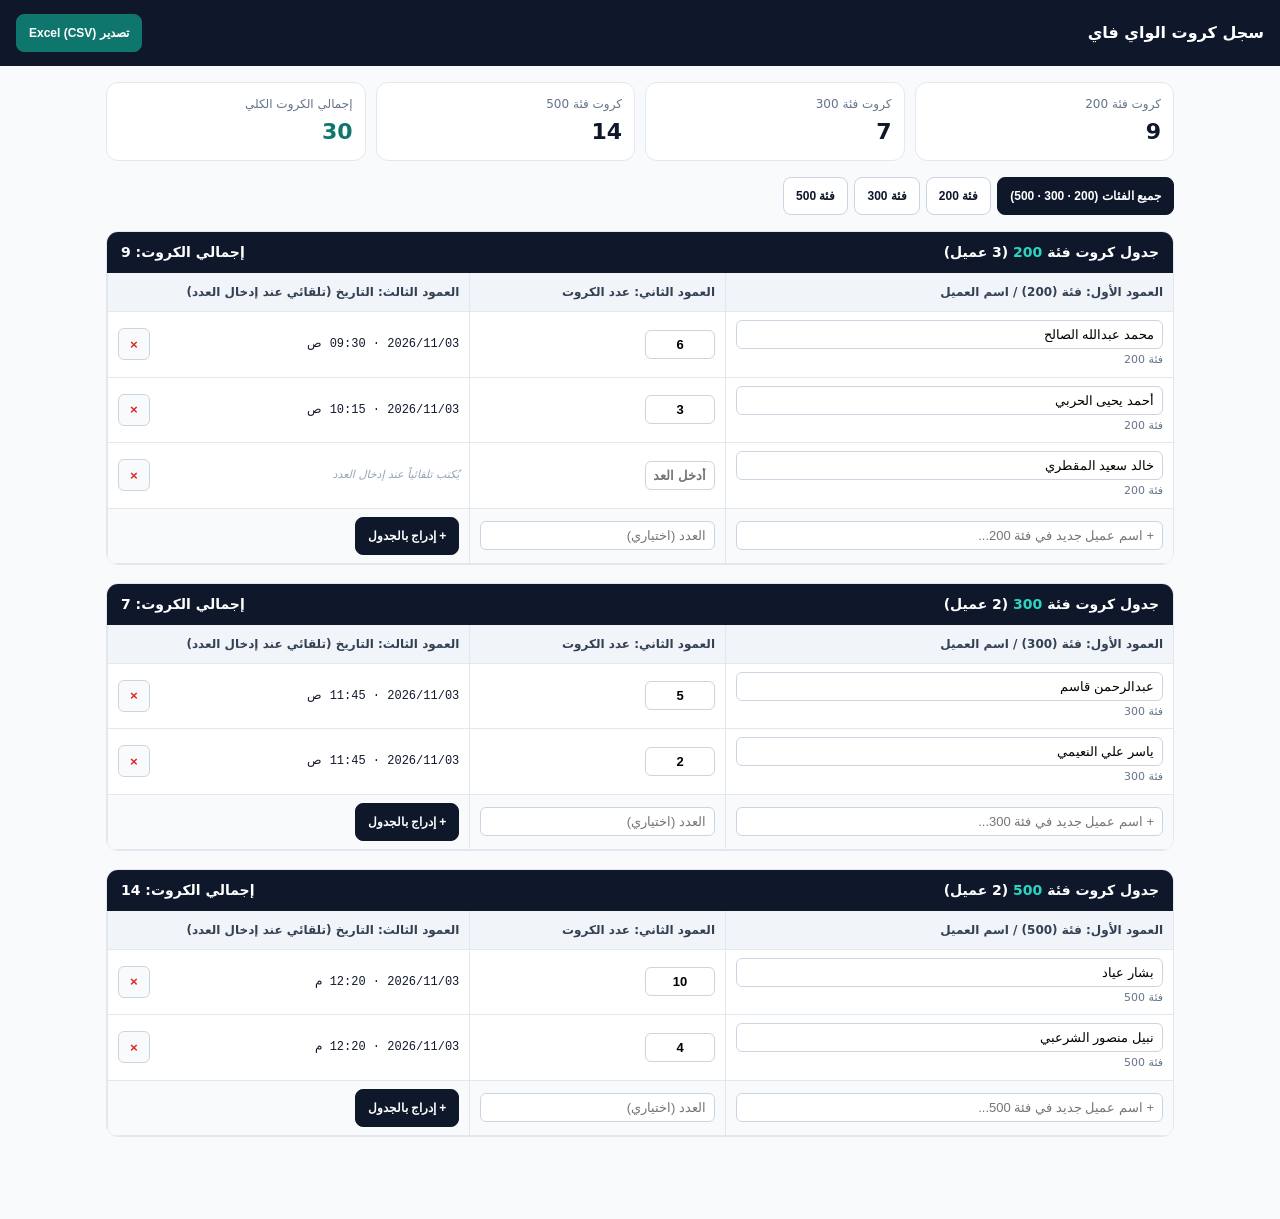
<file: تطبيق-سجل-كروت-الواي-فاي.html>
<!doctype html>
<html lang="ar" dir="rtl">
<head>
  <meta charset="UTF-8" />
  <meta name="viewport" content="width=device-width, initial-scale=1.0, maximum-scale=5.0" />
  <meta name="theme-color" content="#0f172a" />
  <meta name="mobile-web-app-capable" content="yes" />
  <meta name="apple-mobile-web-app-capable" content="yes" />
  <title>سجل كروت الواي فاي</title>
  <style>
    * { box-sizing: border-box; margin: 0; padding: 0; }
    body {
      font-family: system-ui, -apple-system, 'Segoe UI', Tahoma, Arial, sans-serif;
      background: #f8fafc;
      color: #0f172a;
      line-height: 1.5;
      padding-bottom: 48px;
    }
    .header {
      background: #0f172a;
      color: #ffffff;
      padding: 14px 16px;
      display: flex;
      align-items: center;
      justify-content: space-between;
      position: sticky;
      top: 0;
      z-index: 20;
    }
    .header h1 { font-size: 16px; font-weight: 700; }
    .container { max-width: 1100px; margin: 0 auto; padding: 16px; }
    .kpi-grid {
      display: grid;
      grid-template-columns: repeat(auto-fit, minmax(145px, 1fr));
      gap: 10px;
      margin-bottom: 16px;
    }
    .kpi-card {
      background: #fff;
      border: 1px solid #e2e8f0;
      border-radius: 12px;
      padding: 12px;
    }
    .kpi-label { font-size: 12px; color: #64748b; }
    .kpi-val { font-size: 22px; font-weight: 700; font-variant-numeric: tabular-nums; margin-top: 2px; }
    .filter-bar {
      display: flex;
      flex-wrap: wrap;
      gap: 6px;
      margin-bottom: 16px;
    }
    .btn {
      min-height: 38px;
      padding: 6px 12px;
      border-radius: 8px;
      border: 1px solid #cbd5e1;
      background: #fff;
      color: #0f172a;
      font-size: 12px;
      font-weight: 600;
      cursor: pointer;
    }
    .btn.active { background: #0f172a; color: #fff; border-color: #0f172a; }
    .btn-teal { background: #0f766e; color: #fff; border-color: #0f766e; }
    .table-card {
      background: #fff;
      border: 1px solid #e2e8f0;
      border-radius: 12px;
      overflow: hidden;
      margin-bottom: 18px;
    }
    .table-header {
      background: #0f172a;
      color: #fff;
      padding: 10px 14px;
      display: flex;
      justify-content: space-between;
      align-items: center;
      font-size: 14px;
      font-weight: 700;
    }
    .table-header span.cat { color: #2dd4bf; }
    table { width: 100%; border-collapse: collapse; text-align: right; }
    th {
      background: #f1f5f9;
      color: #334155;
      font-size: 12px;
      padding: 10px;
      border-bottom: 1px solid #e2e8f0;
      border-left: 1px solid #e2e8f0;
    }
    td {
      padding: 8px 10px;
      border-bottom: 1px solid #e2e8f0;
      border-left: 1px solid #e2e8f0;
      font-size: 13px;
      vertical-align: middle;
    }
    input[type="text"], input[type="number"] {
      padding: 6px 8px;
      border: 1px solid #cbd5e1;
      border-radius: 6px;
      font-size: 13px;
      width: 100%;
    }
    .count-box {
      display: flex;
      align-items: center;
      gap: 4px;
    }
    .count-box input {
      width: 70px;
      text-align: center;
      font-weight: 700;
      font-variant-numeric: tabular-nums;
    }
    .mini-btn {
      min-width: 32px;
      min-height: 32px;
      border: 1px solid #cbd5e1;
      background: #f8fafc;
      border-radius: 6px;
      font-weight: 700;
      cursor: pointer;
    }
    .date-cell {
      font-family: monospace;
      font-size: 12px;
      color: #0f172a;
    }
    .date-empty { color: #94a3b8; font-style: italic; font-size: 11px; }
    .toast {
      background: #134e4a;
      color: #fff;
      padding: 10px 14px;
      border-radius: 10px;
      margin-bottom: 12px;
      font-size: 12px;
      display: none;
    }
  </style>
</head>
<body>
  <div class="header">
    <h1>سجل كروت الواي فاي</h1>
    <button class="btn btn-teal" onclick="exportCsv()">تصدير Excel (CSV)</button>
  </div>
  <div class="container">
    <div id="toast" class="toast"></div>
    <div id="kpi" class="kpi-grid"></div>
    <div class="filter-bar">
      <button class="btn active" id="f-all" onclick="setFilter('all')">جميع الفئات (200 · 300 · 500)</button>
      <button class="btn" id="f-200" onclick="setFilter(200)">فئة 200</button>
      <button class="btn" id="f-300" onclick="setFilter(300)">فئة 300</button>
      <button class="btn" id="f-500" onclick="setFilter(500)">فئة 500</button>
    </div>
    <div id="tables-root"></div>
  </div>
  <script>
    const STORAGE_KEY = 'wifi_cards_standalone_data_v1';
    const SEED = {"entries":[{"id":"seed-200-1","category":200,"customerName":"محمد عبدالله الصالح","cardCount":6,"entryDate":"2026/11/03 · 09:30 ص","lastUpdatedIso":"2026-11-03T09:30:00.000Z","bonusesClaimed":0,"history":[{"id":"init-1793698200000","previousCount":null,"newCount":6,"timestampIso":"2026-11-03T09:30:00.000Z","formattedDate":"2026/11/03 · 09:30 ص","note":"إدخال العدد (6)"}]},{"id":"seed-200-2","category":200,"customerName":"أحمد يحيى الحربي","cardCount":3,"entryDate":"2026/11/03 · 10:15 ص","lastUpdatedIso":"2026-11-03T10:15:00.000Z","bonusesClaimed":0,"history":[{"id":"init-1793700900000","previousCount":null,"newCount":3,"timestampIso":"2026-11-03T10:15:00.000Z","formattedDate":"2026/11/03 · 10:15 ص","note":"إدخال العدد (3)"}]},{"id":"seed-200-3","category":200,"customerName":"خالد سعيد المقطري","cardCount":null,"entryDate":"","lastUpdatedIso":null,"bonusesClaimed":0,"history":[]},{"id":"seed-300-1","category":300,"customerName":"عبدالرحمن قاسم","cardCount":5,"entryDate":"2026/11/03 · 11:45 ص","lastUpdatedIso":"2026-11-03T11:45:00.000Z","bonusesClaimed":0,"history":[{"id":"init-1793706300000","previousCount":null,"newCount":5,"timestampIso":"2026-11-03T11:45:00.000Z","formattedDate":"2026/11/03 · 11:45 ص","note":"إدخال العدد (5)"}]},{"id":"seed-300-2","category":300,"customerName":"ياسر علي النعيمي","cardCount":2,"entryDate":"2026/11/03 · 11:45 ص","lastUpdatedIso":"2026-11-03T11:45:00.000Z","bonusesClaimed":0,"history":[{"id":"init-1793706300000","previousCount":null,"newCount":2,"timestampIso":"2026-11-03T11:45:00.000Z","formattedDate":"2026/11/03 · 11:45 ص","note":"إدخال العدد (2)"}]},{"id":"seed-500-1","category":500,"customerName":"بشار عياد","cardCount":10,"entryDate":"2026/11/03 · 12:20 م","lastUpdatedIso":"2026-11-03T12:20:00.000Z","bonusesClaimed":1,"history":[{"id":"init-1793708400000","previousCount":null,"newCount":10,"timestampIso":"2026-11-03T12:20:00.000Z","formattedDate":"2026/11/03 · 12:20 م","note":"إدخال العدد (10)"}]},{"id":"seed-500-2","category":500,"customerName":"نبيل منصور الشرعبي","cardCount":4,"entryDate":"2026/11/03 · 12:20 م","lastUpdatedIso":"2026-11-03T12:20:00.000Z","bonusesClaimed":0,"history":[{"id":"init-1793708400000","previousCount":null,"newCount":4,"timestampIso":"2026-11-03T12:20:00.000Z","formattedDate":"2026/11/03 · 12:20 م","note":"إدخال العدد (4)"}]}],"settings":{}};
    let state = SEED;
    try {
      const saved = localStorage.getItem(STORAGE_KEY);
      if (saved) state = JSON.parse(saved);
    } catch (e) {}
    let currentFilter = 'all';

    function save() {
      try { localStorage.setItem(STORAGE_KEY, JSON.stringify(state)); } catch (e) {}
    }

    function normalizeDigits(str) {
      const ar = '٠١٢٣٤٥٦٧٨٩';
      return String(str).replace(/[٠-٩]/g, d => String(ar.indexOf(d)));
    }

    function formatNow() {
      const d = new Date();
      const y = d.getFullYear();
      const m = String(d.getMonth() + 1).padStart(2, '0');
      const day = String(d.getDate()).padStart(2, '0');
      let h = d.getHours();
      const min = String(d.getMinutes()).padStart(2, '0');
      const p = h >= 12 ? 'م' : 'ص';
      h = h % 12 || 12;
      return y + '/' + m + '/' + day + ' · ' + String(h).padStart(2, '0') + ':' + min + ' ' + p;
    }

    function showToast(msg) {
      const el = document.getElementById('toast');
      el.textContent = msg;
      el.style.display = 'block';
      clearTimeout(window.__t);
      window.__t = setTimeout(() => { el.style.display = 'none'; }, 2600);
    }

    function setFilter(f) {
      currentFilter = f;
      ['all', 200, 300, 500].forEach(k => {
        const b = document.getElementById('f-' + k);
        if (b) b.className = 'btn' + (k === f ? ' active' : '');
      });
      render();
    }

    function updateName(id, val) {
      const item = state.entries.find(e => e.id === id);
      if (item) { item.customerName = val; save(); }
    }

    function updateCount(id, rawVal) {
      const item = state.entries.find(e => e.id === id);
      if (!item) return;
      const clean = normalizeDigits(rawVal).trim();
      if (clean === '') {
        item.cardCount = null;
        item.entryDate = '';
      } else {
        const num = Math.max(0, parseInt(clean, 10) || 0);
        item.cardCount = num;
        item.entryDate = formatNow();
        showToast('تم إدخال العدد (' + num + ') للعميل "' + item.customerName + '" وكتابة التاريخ تلقائياً: ' + item.entryDate);
      }
      save();
      render();
    }

    function deleteRow(id) {
      state.entries = state.entries.filter(e => e.id !== id);
      save();
      render();
    }

    function addRow(cat) {
      const nameInput = document.getElementById('new-name-' + cat);
      const countInput = document.getElementById('new-count-' + cat);
      const name = (nameInput.value || '').trim();
      if (!name) return;
      const rawCount = normalizeDigits(countInput.value || '').trim();
      const hasCount = rawCount !== '' && !isNaN(parseInt(rawCount, 10));
      const countVal = hasCount ? Math.max(0, parseInt(rawCount, 10)) : null;
      const autoDate = hasCount ? formatNow() : '';
      state.entries.unshift({
        id: 'row-' + Date.now(),
        category: cat,
        customerName: name,
        cardCount: countVal,
        entryDate: autoDate,
        bonusesClaimed: 0,
        history: []
      });
      save();
      if (hasCount) {
        showToast('تمت إضافة "' + name + '" وكتابة التاريخ تلقائياً: ' + autoDate);
      }
      render();
    }

    function exportCsv() {
      const cats = [200, 300, 500];
      const sections = cats.map(cat => {
        const list = state.entries.filter(e => e.category === cat);
        const total = list.reduce((s, e) => s + (e.cardCount || 0), 0);
        const lines = [
          '"جدول كروت فئة ' + cat + '",,,',
          ['م','اسم العميل (فئة ' + cat + ')','عدد الكروت','تاريخ إدخال العدد'].join(',')
        ];
        if (list.length === 0) {
          lines.push(',"لا يوجد عملاء في هذه الفئة",,');
        } else {
          list.forEach((e, idx) => {
            lines.push([
              idx + 1,
              '"' + (e.customerName || '').replace(/"/g, '""') + '"',
              e.cardCount === null ? '' : e.cardCount,
              '"' + (e.entryDate || '') + '"'
            ].join(','));
          });
        }
        lines.push(['"الإجمالي"','"' + list.length + ' عميل"',total,'"القيمة: ' + (total * cat).toLocaleString('en-US') + ' ريال"'].join(','));
        return lines.join('\n');
      });
      const csv = '\uFEFF' + sections.join('\n\n');
      const blob = new Blob([csv], { type: 'text/csv;charset=utf-8;' });
      const a = document.createElement('a');
      a.href = URL.createObjectURL(blob);
      a.download = 'سجل-كروت-الواي-فاي.csv';
      a.click();
    }

    function render() {
      const cats = [200, 300, 500];
      const byCat = { 200: 0, 300: 0, 500: 0 };
      let totalCards = 0;
      state.entries.forEach(e => {
        const c = e.cardCount || 0;
        byCat[e.category] = (byCat[e.category] || 0) + c;
        totalCards += c;
      });

      document.getElementById('kpi').innerHTML =
        '<div class="kpi-card"><div class="kpi-label">كروت فئة 200</div><div class="kpi-val">' + byCat[200] + '</div></div>' +
        '<div class="kpi-card"><div class="kpi-label">كروت فئة 300</div><div class="kpi-val">' + byCat[300] + '</div></div>' +
        '<div class="kpi-card"><div class="kpi-label">كروت فئة 500</div><div class="kpi-val">' + byCat[500] + '</div></div>' +
        '<div class="kpi-card"><div class="kpi-label">إجمالي الكروت الكلي</div><div class="kpi-val" style="color:#0f766e">' + totalCards + '</div></div>';

      const visibleCats = currentFilter === 'all' ? cats : [currentFilter];
      let html = '';
      visibleCats.forEach(cat => {
        const list = state.entries.filter(e => e.category === cat);
        html += '<div class="table-card">' +
          '<div class="table-header"><div>جدول كروت فئة <span class="cat">' + cat + '</span> (' + list.length + ' عميل)</div><div>إجمالي الكروت: ' + byCat[cat] + '</div></div>' +
          '<table><thead><tr>' +
          '<th style="width:42%">العمود الأول: فئة (' + cat + ') / اسم العميل</th>' +
          '<th style="width:24%">العمود الثاني: عدد الكروت</th>' +
          '<th style="width:34%">العمود الثالث: التاريخ (تلقائي عند إدخال العدد)</th>' +
          '</tr></thead><tbody>';

        list.forEach(e => {
          html += '<tr>' +
            '<td><input type="text" value="' + (e.customerName || '').replace(/"/g, '&quot;') + '" onchange="updateName(\'' + e.id + '\', this.value)" />' +
            '<div style="font-size:11px;color:#64748b;margin-top:3px">فئة ' + cat + '</div></td>' +
            '<td><div class="count-box">' +
            '<input type="text" inputmode="numeric" placeholder="أدخل العدد" value="' + (e.cardCount === null ? '' : e.cardCount) + '" onchange="updateCount(\'' + e.id + '\', this.value)" />' +
            '</div></td>' +
            '<td><div style="display:flex;align-items:center;justify-content:space-between;gap:6px;flex-wrap:wrap">' +
            (e.entryDate ? '<span class="date-cell">' + e.entryDate + '</span>' : '<span class="date-empty">يُكتب تلقائياً عند إدخال العدد</span>') +
            '<button class="mini-btn" style="color:#dc2626" onclick="deleteRow(\'' + e.id + '\')">×</button>' +
            '</div></td></tr>';
        });

        html += '<tr style="background:#f8fafc">' +
          '<td><input type="text" id="new-name-' + cat + '" placeholder="+ اسم عميل جديد في فئة ' + cat + '..." /></td>' +
          '<td><input type="text" inputmode="numeric" id="new-count-' + cat + '" placeholder="العدد (اختياري)" /></td>' +
          '<td><button class="btn active" onclick="addRow(' + cat + ')">+ إدراج بالجدول</button></td>' +
          '</tr></tbody></table></div>';
      });
      document.getElementById('tables-root').innerHTML = html;
    }

    render();
  </script>
</body>
</html>
</file>
